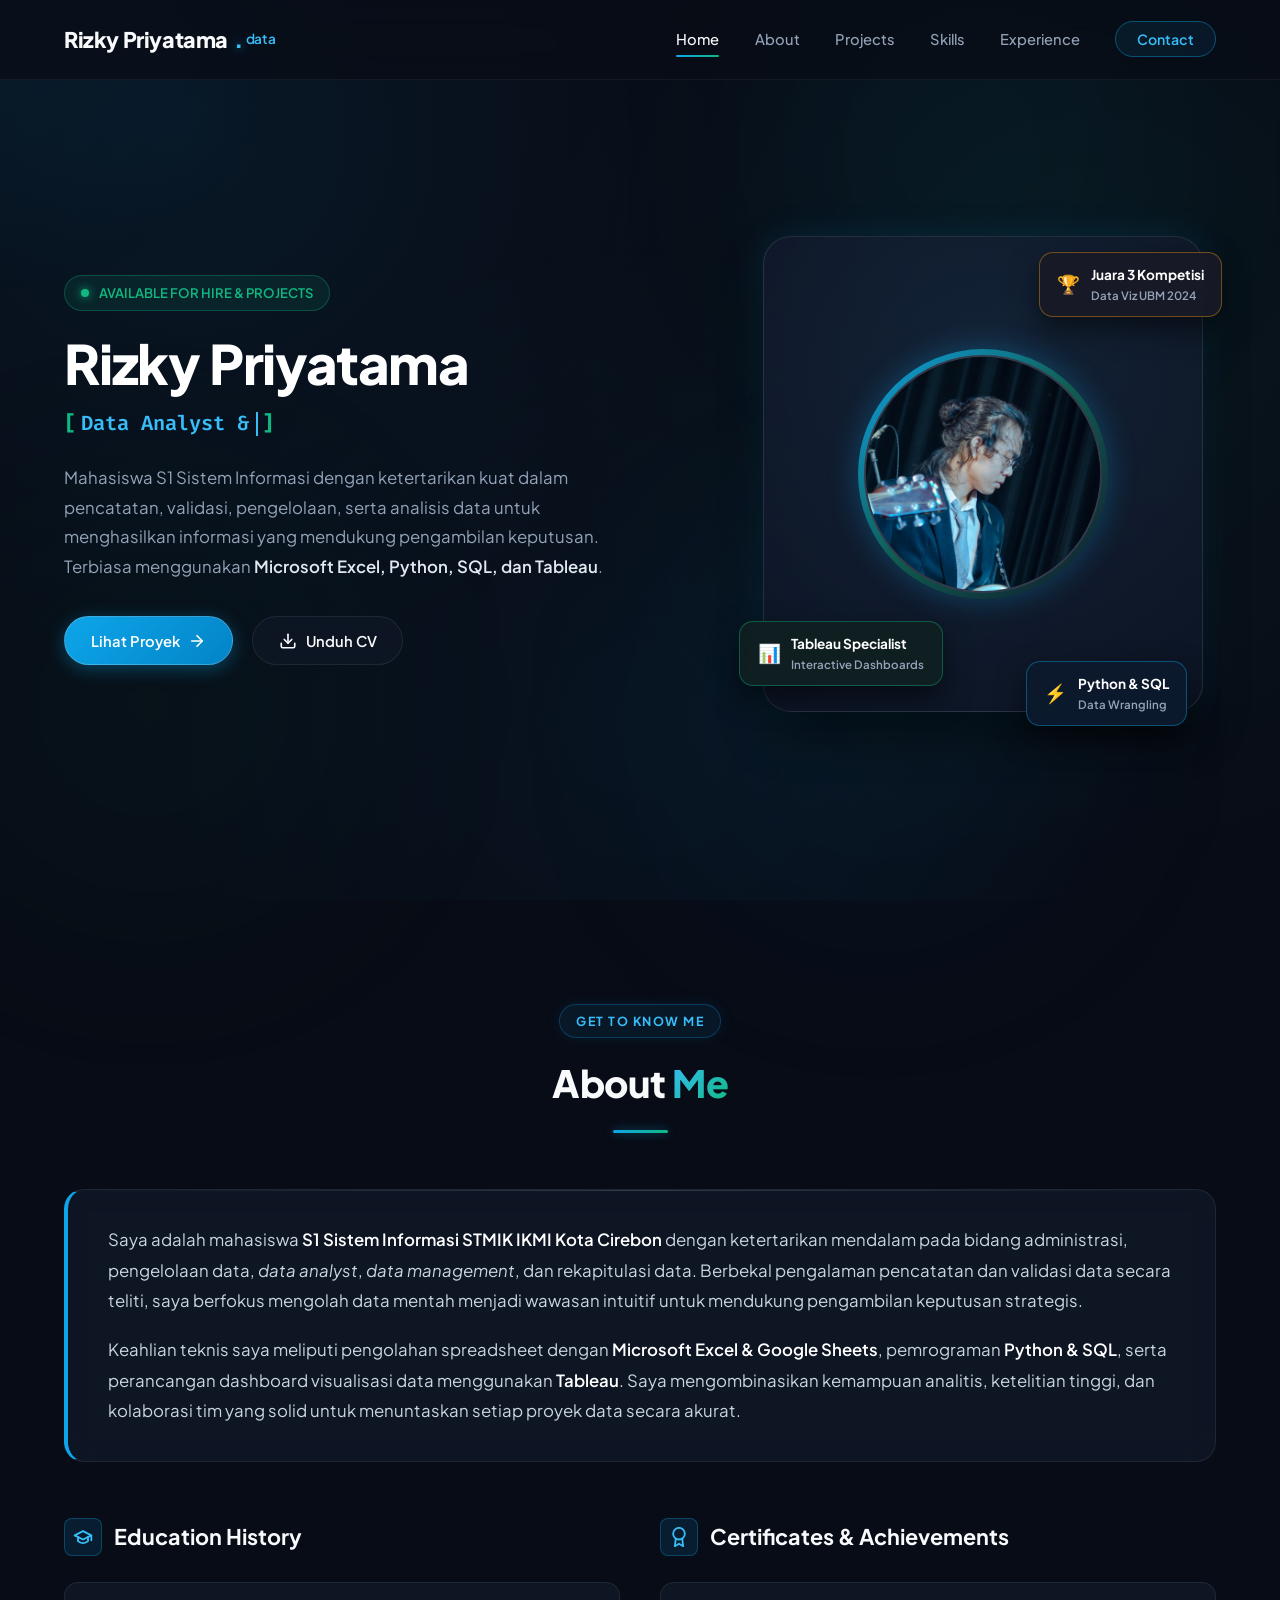
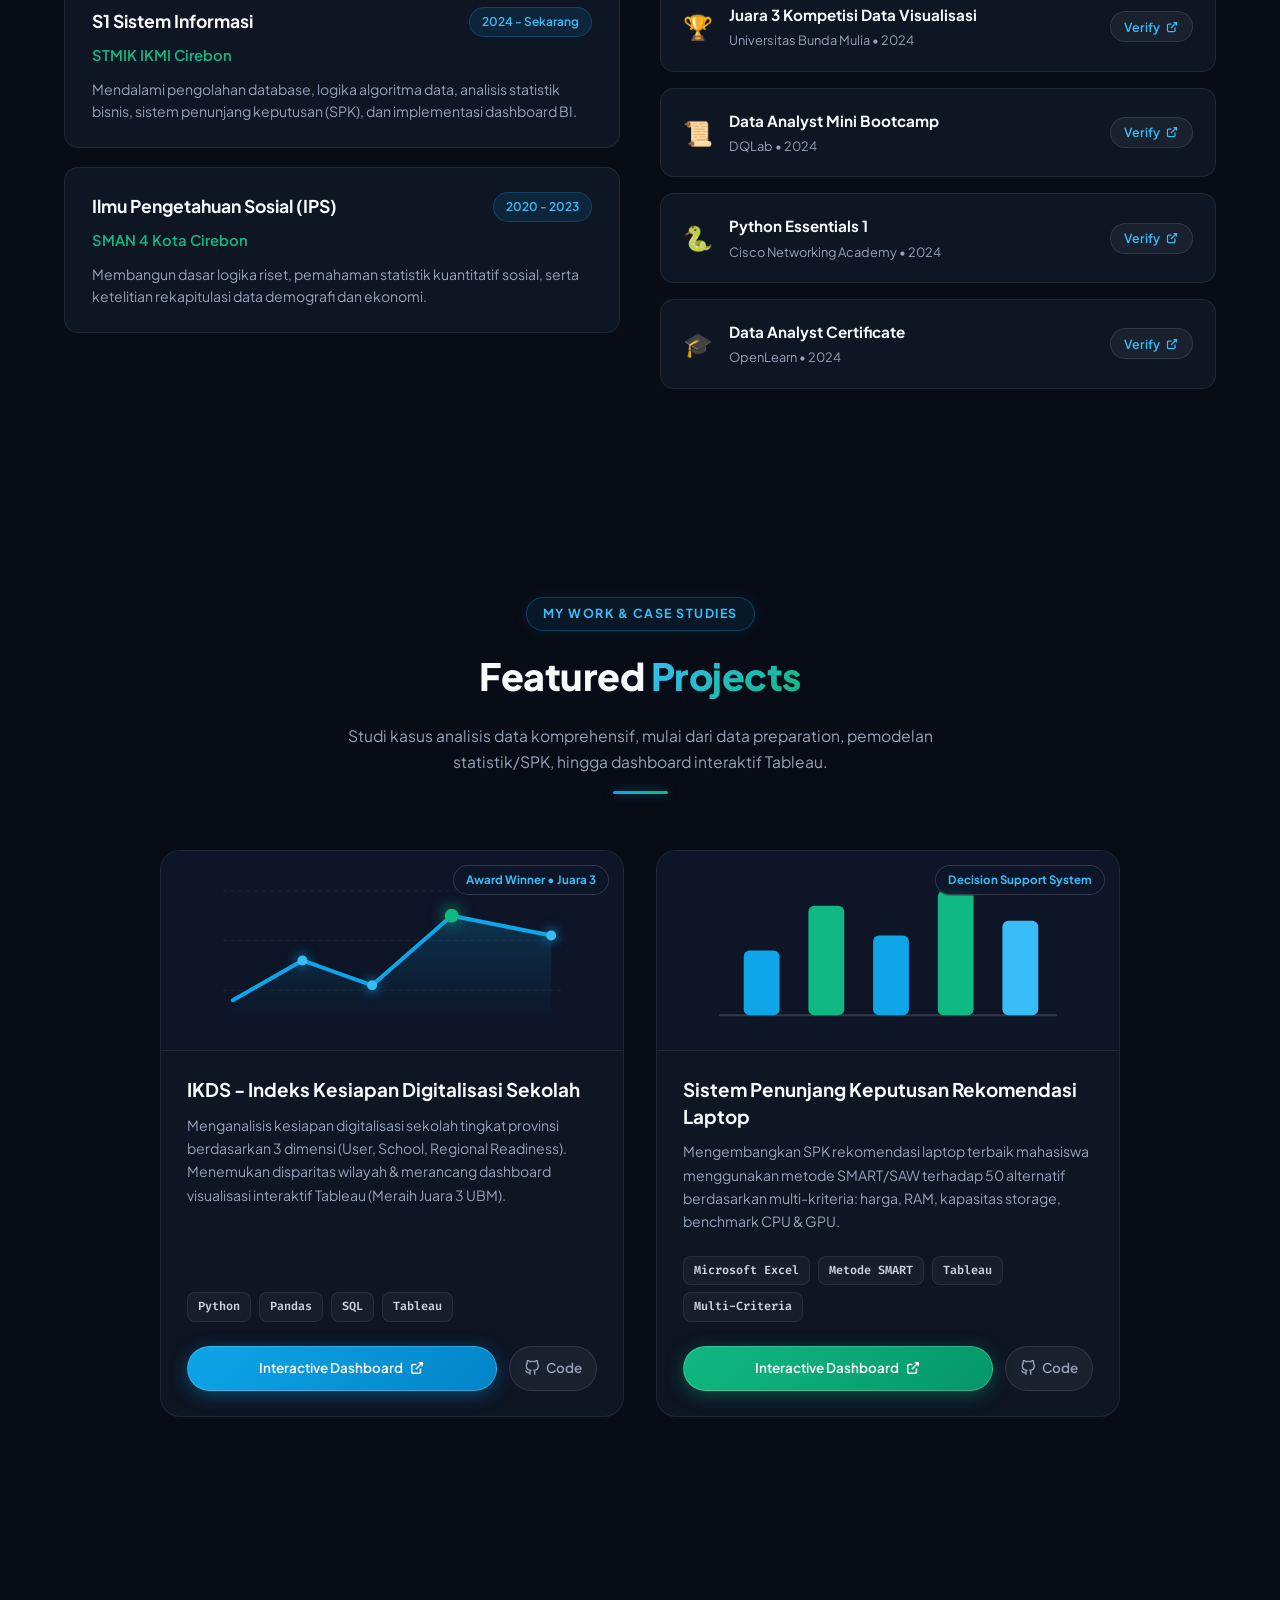
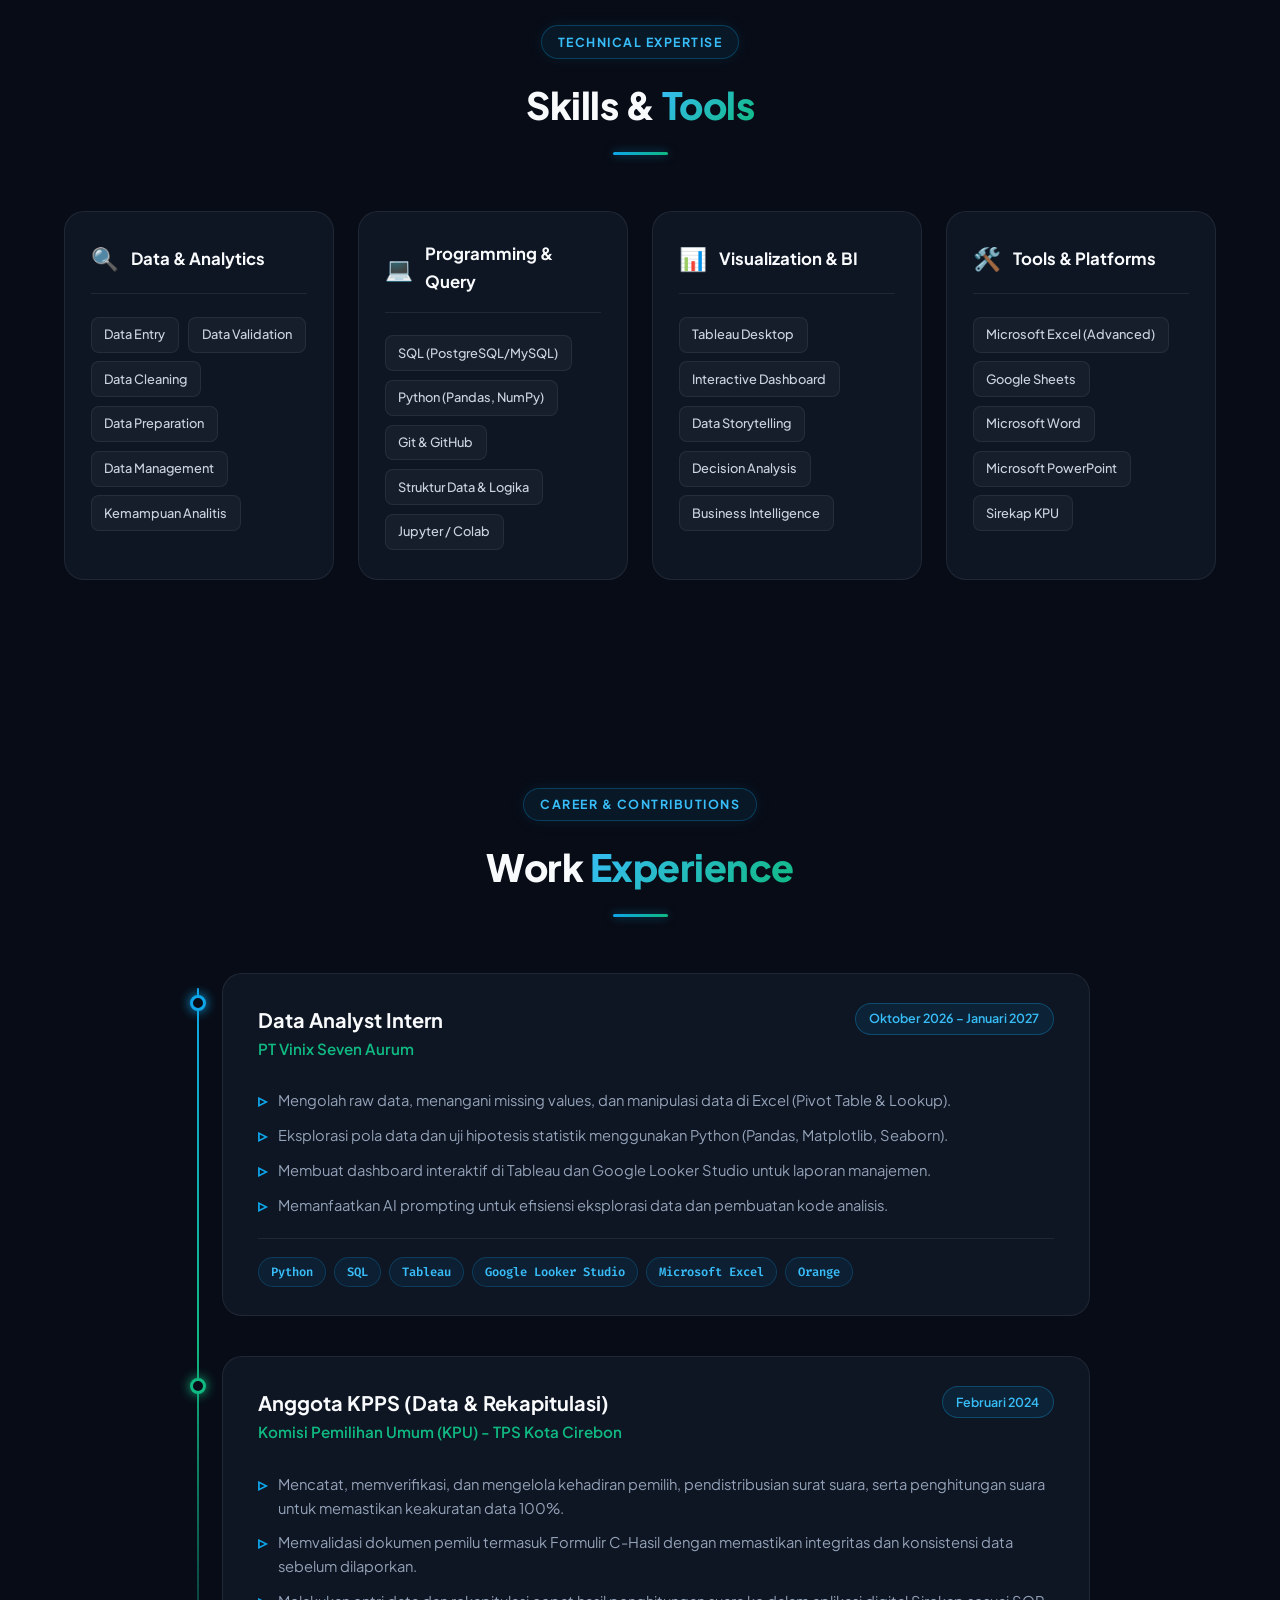
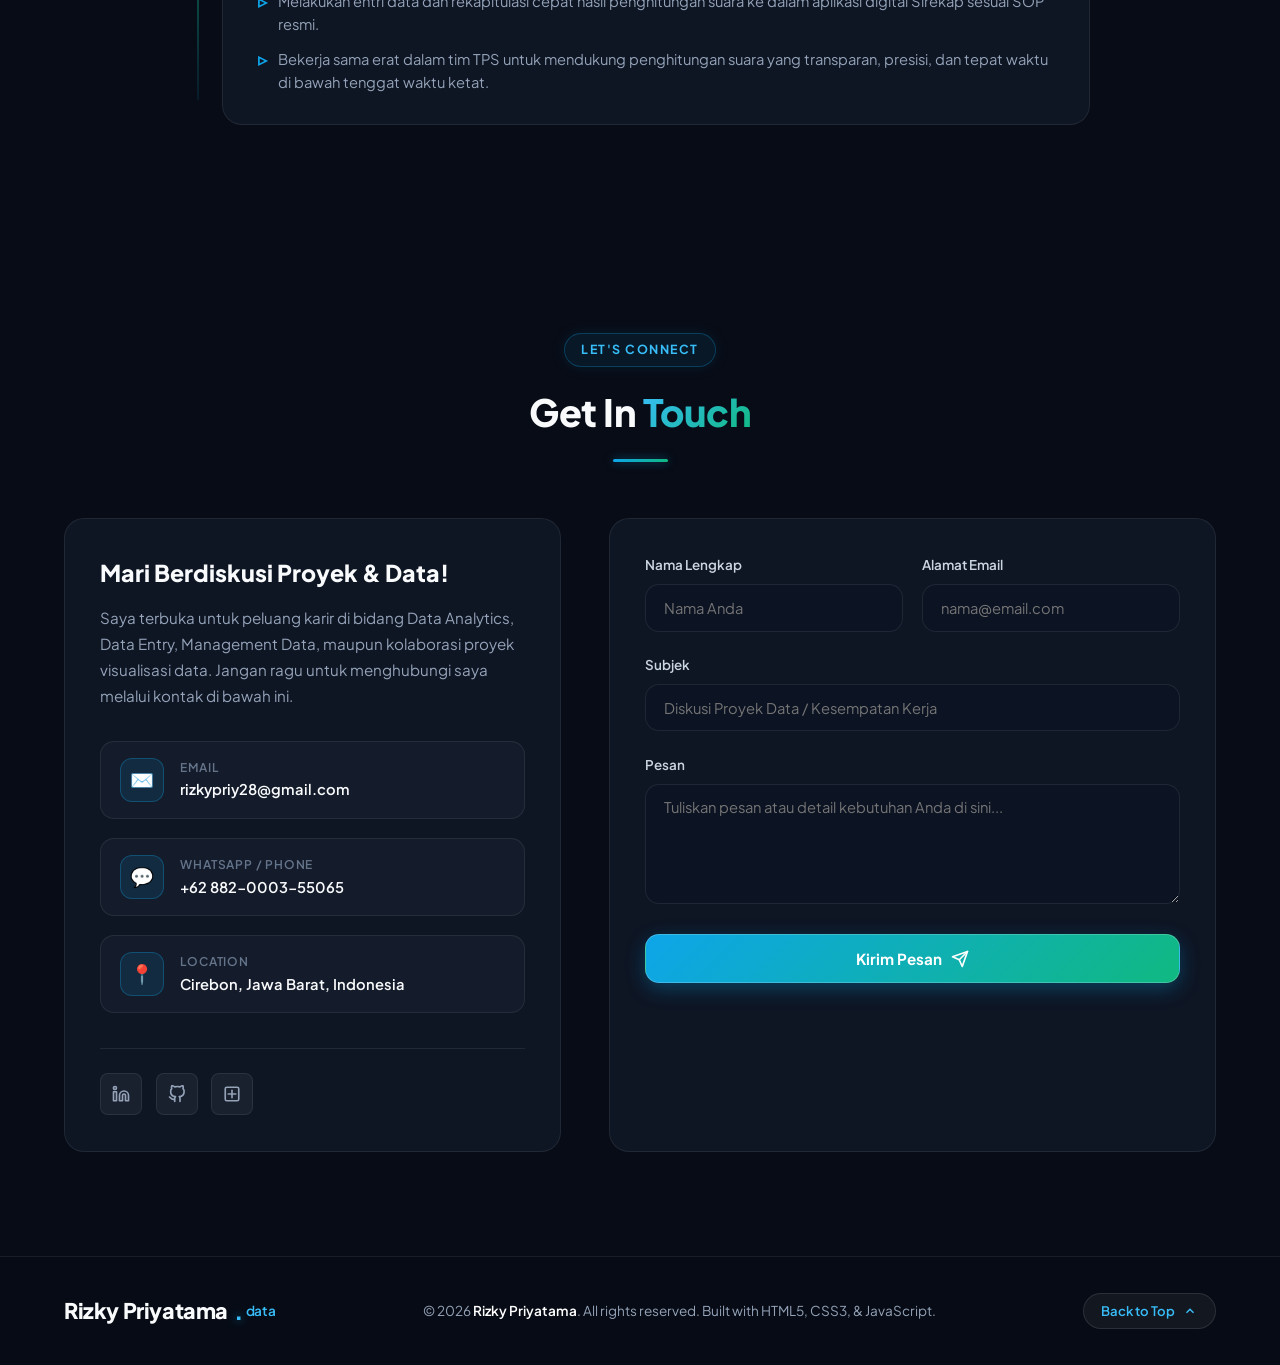
<file: source-code/index.html>
<!DOCTYPE html>
<html lang="id">
<head>
  <meta charset="UTF-8">
  <meta name="viewport" content="width=device-width, initial-scale=1.0">
  <meta name="description" content="Portofolio Data Analyst & Data Management - Rizky Priyatama. Mengolah data mentah menjadi wawasan bisnis yang tajam melalui Excel, Python, SQL, dan Tableau.">
  <meta name="author" content="Rizky Priyatama">
  <title>Rizky Priyatama | Data Analyst & Data Management</title>
  
  <!-- Favicon -->
  <link rel="icon" href="data:image/svg+xml,<svg xmlns='http://www.w3.org/2000/svg' viewBox='0 0 100 100'><text y='.9em' font-size='90'>📊</text></svg>">
  
  <!-- Google Fonts -->
  <link rel="preconnect" href="https://fonts.googleapis.com">
  <link rel="preconnect" href="https://fonts.gstatic.com" crossorigin>
  <link href="https://fonts.googleapis.com/css2?family=Plus+Jakarta+Sans:ital,wght@0,300;0,400;0,500;0,600;0,700;0,800;1,400&family=Fira+Code:wght@400;500;600&display=swap" rel="stylesheet">

    <link rel="stylesheet" href="style.css">

</head>
<body>

  <!-- Ambient Light Orbs -->
  <div class="ambient-glow ambient-glow-1"></div>
  <div class="ambient-glow ambient-glow-2"></div>
  <div class="ambient-glow ambient-glow-3"></div>

  <!-- Cursor Spotlight Effect -->
  <div id="cursor-spotlight"></div>

  <!-- ==========================================================================
       HEADER & NAVBAR
       ========================================================================== -->
  <header class="navbar-wrapper" id="navbar">
    <div class="container nav-inner">
      <a href="#home" class="brand-logo" aria-label="Rizky Priyatama Home">
        Rizky Priyatama<span class="dot">.</span><span class="tag">data</span>
      </a>

      <!-- Desktop & Mobile Navigation Links -->
      <nav>
        <ul class="nav-menu" id="nav-menu">
          <li><a href="#home" class="nav-link active">Home</a></li>
          <li><a href="#about" class="nav-link">About</a></li>
          <li><a href="#projects" class="nav-link">Projects</a></li>
          <li><a href="#skills" class="nav-link">Skills</a></li>
          <li><a href="#experience" class="nav-link">Experience</a></li>
          <li><a href="#contact" class="nav-cta-btn">Contact</a></li>
        </ul>
      </nav>

      <!-- Hamburger Menu Button -->
      <div class="mobile-toggle" id="mobile-toggle" aria-label="Toggle Menu" role="button" tabindex="0">
        <span></span>
        <span></span>
        <span></span>
      </div>
    </div>
  </header>

  <!-- ==========================================================================
       MAIN CONTENT CONTAINER
       ========================================================================== -->
  <main>

    <!-- SECTION 1: HERO SECTION -->
    <section class="hero-section" id="home">
      <div class="container hero-grid">
        
        <!-- Left Column: Bio & CTA -->
        <div class="hero-text-content">
          <div class="hero-badge">
            <span class="status-dot"></span>
            <span>AVAILABLE FOR HIRE & PROJECTS</span>
          </div>

          <h1 class="hero-title">
            <span class="name-highlight">Rizky Priyatama</span>
          </h1>

          <div class="hero-subtitle">
            <span class="bracket">[</span>
            <span id="typing-text">Data Analyst & Data Management</span>
            <span class="hero-cursor"></span>
            <span class="bracket">]</span>
          </div>

          <p class="hero-desc">
            Mahasiswa S1 Sistem Informasi dengan ketertarikan kuat dalam pencatatan, validasi, pengelolaan, serta analisis data untuk menghasilkan informasi yang mendukung pengambilan keputusan. Terbiasa menggunakan <strong>Microsoft Excel, Python, SQL, dan Tableau</strong>.
          </p>

          <div class="hero-cta-group">
            <a href="#projects" class="btn-pill btn-primary-gradient">
              <span>Lihat Proyek</span>
              <svg width="18" height="18" viewBox="0 0 24 24" fill="none" stroke="currentColor" stroke-width="2.2" stroke-linecap="round" stroke-linejoin="round"><line x1="5" y1="12" x2="19" y2="12"></line><polyline points="12 5 19 12 12 19"></polyline></svg>
            </a>
            <a href="#contact" class="btn-pill btn-outline-glass">
              <svg width="18" height="18" viewBox="0 0 24 24" fill="none" stroke="currentColor" stroke-width="2.2" stroke-linecap="round" stroke-linejoin="round"><path d="M21 15v4a2 2 0 0 1-2 2H5a2 2 0 0 1-2-2v-4"></path><polyline points="7 10 12 15 17 10"></polyline><line x1="12" y1="15" x2="12" y2="3"></line></svg>
              <span>Unduh CV</span>
            </a>
          </div>
        </div>

        <!-- Right Column: Interactive Profile Visual Frame -->
        <div class="hero-visual-wrapper">
          <div class="hero-glass-frame" id="tilt-card">
            
            <!-- Avatar Portal with Halo -->
            <div class="avatar-portal">
              <div class="avatar-portal-inner">
                <img src="assets/images/Kiki_1.jpg" alt="Foto Profil Rizky Priyatama" onerror="this.onerror=null; this.src='assets/images/Kiki.jpg';">
              </div>
            </div>

            <!-- Floating Pill 1: Award Badge -->
            <div class="floating-badge badge-top-right">
              <div class="badge-icon">🏆</div>
              <div class="badge-label-group">
                <span class="badge-title">Juara 3 Kompetisi</span>
                <span class="badge-subtitle">Data Viz UBM 2024</span>
              </div>
            </div>

            <!-- Floating Pill 2: Tableau Specialist -->
            <div class="floating-badge badge-bottom-left">
              <div class="badge-icon">📊</div>
              <div class="badge-label-group">
                <span class="badge-title">Tableau Specialist</span>
                <span class="badge-subtitle">Interactive Dashboards</span>
              </div>
            </div>

            <!-- Floating Pill 3: Tech Stack -->
            <div class="floating-badge badge-bottom-right">
              <div class="badge-icon">⚡</div>
              <div class="badge-label-group">
                <span class="badge-title">Python & SQL</span>
                <span class="badge-subtitle">Data Wrangling</span>
              </div>
            </div>

          </div>
        </div>

      </div>
    </section>


    <!-- SECTION 2: ABOUT ME SECTION -->
    <section class="about-section" id="about">
      <div class="container">
        
        <div class="section-header">
          <div class="section-pill">GET TO KNOW ME</div>
          <h2 class="section-title">About <span class="highlight">Me</span></h2>
          <div class="section-line"></div>
        </div>

        <!-- Main Narrative Card -->
        <div class="glass-card about-bio-box">
          <p>
            Saya adalah mahasiswa <strong>S1 Sistem Informasi STMIK IKMI Kota Cirebon</strong> dengan ketertarikan mendalam pada bidang administrasi, pengelolaan data, <em>data analyst</em>, <em>data management</em>, dan rekapitulasi data. Berbekal pengalaman pencatatan dan validasi data secara teliti, saya berfokus mengolah data mentah menjadi wawasan intuitif untuk mendukung pengambilan keputusan strategis.
          </p>
          <p>
            Keahlian teknis saya meliputi pengolahan spreadsheet dengan <strong>Microsoft Excel & Google Sheets</strong>, pemrograman <strong>Python & SQL</strong>, serta perancangan dashboard visualisasi data menggunakan <strong>Tableau</strong>. Saya mengombinasikan kemampuan analitis, ketelitian tinggi, dan kolaborasi tim yang solid untuk menuntaskan setiap proyek data secara akurat.
          </p>
        </div>

        <!-- Subgrid: Education & Certifications -->
        <div class="about-subgrid">
          
          <!-- Column 1: Education -->
          <div class="about-col">
            <h3 class="about-col-title">
              <div class="icon-wrap">
                <svg width="20" height="20" viewBox="0 0 24 24" fill="none" stroke="currentColor" stroke-width="2.2" stroke-linecap="round" stroke-linejoin="round"><path d="M22 10v6M2 10l10-5 10 5-10 5z"></path><path d="M6 12v5c3 3 9 3 12 0v-5"></path></svg>
              </div>
              <span>Education History</span>
            </h3>

            <div class="edu-card-list">
              <!-- Item 1 -->
              <div class="edu-item-card">
                <div class="edu-header">
                  <h4 class="edu-degree">S1 Sistem Informasi</h4>
                  <span class="edu-badge">2024 - Sekarang</span>
                </div>
                <div class="edu-institution">STMIK IKMI Cirebon</div>
                <p class="edu-desc">
                  Mendalami pengolahan database, logika algoritma data, analisis statistik bisnis, sistem penunjang keputusan (SPK), dan implementasi dashboard BI.
                </p>
              </div>

              <!-- Item 2 -->
              <div class="edu-item-card">
                <div class="edu-header">
                  <h4 class="edu-degree">Ilmu Pengetahuan Sosial (IPS)</h4>
                  <span class="edu-badge">2020 - 2023</span>
                </div>
                <div class="edu-institution">SMAN 4 Kota Cirebon</div>
                <p class="edu-desc">
                  Membangun dasar logika riset, pemahaman statistik kuantitatif sosial, serta ketelitian rekapitulasi data demografi dan ekonomi.
                </p>
              </div>
            </div>
          </div>

          <!-- Column 2: Certifications -->
          <div class="about-col">
            <h3 class="about-col-title">
              <div class="icon-wrap">
                <svg width="20" height="20" viewBox="0 0 24 24" fill="none" stroke="currentColor" stroke-width="2.2" stroke-linecap="round" stroke-linejoin="round"><circle cx="12" cy="8" r="7"></circle><polyline points="8.21 13.89 7 23 12 20 17 23 15.79 13.88"></polyline></svg>
              </div>
              <span>Certificates & Achievements</span>
            </h3>

            <div class="cert-list">
              <!-- Cert 1 -->
              <div class="cert-item">
                <div class="cert-content">
                  <div class="cert-badge-icon">🏆</div>
                  <div>
                    <h4 class="cert-title">Juara 3 Kompetisi Data Visualisasi</h4>
                    <p class="cert-issuer">Universitas Bunda Mulia • 2024</p>
                  </div>
                </div>
                <button class="cert-verify-btn" onclick="openCertModal('Juara 3 Kompetisi Data Visualisasi', 'Universitas Bunda Mulia', 'Meraih peringkat ke-3 nasional dalam kompetisi visualisasi data dengan karya IKDS (Indeks Kesiapan Digitalisasi Sekolah).')">
                  <span>Verify</span>
                  <svg width="12" height="12" viewBox="0 0 24 24" fill="none" stroke="currentColor" stroke-width="2.5"><path d="M18 13v6a2 2 0 0 1-2 2H5a2 2 0 0 1-2-2V8a2 2 0 0 1 2-2h6M15 3h6v6M10 14L21 3"/></svg>
                </button>
              </div>

              <!-- Cert 2 -->
              <div class="cert-item">
                <div class="cert-content">
                  <div class="cert-badge-icon">📜</div>
                  <div>
                    <h4 class="cert-title">Data Analyst Mini Bootcamp</h4>
                    <p class="cert-issuer">DQLab • 2024</p>
                  </div>
                </div>
                <button class="cert-verify-btn" onclick="openCertModal('Data Analyst Mini Bootcamp', 'DQLab', 'Sertifikasi kompetensi pengolahan SQL, exploratory data analysis, data cleaning, dan data visualization.')">
                  <span>Verify</span>
                  <svg width="12" height="12" viewBox="0 0 24 24" fill="none" stroke="currentColor" stroke-width="2.5"><path d="M18 13v6a2 2 0 0 1-2 2H5a2 2 0 0 1-2-2V8a2 2 0 0 1 2-2h6M15 3h6v6M10 14L21 3"/></svg>
                </button>
              </div>

              <!-- Cert 3 -->
              <div class="cert-item">
                <div class="cert-content">
                  <div class="cert-badge-icon">🐍</div>
                  <div>
                    <h4 class="cert-title">Python Essentials 1</h4>
                    <p class="cert-issuer">Cisco Networking Academy • 2024</p>
                  </div>
                </div>
                <button class="cert-verify-btn" onclick="openCertModal('Python Essentials 1', 'Cisco Networking Academy', 'Fondasi pemrograman Python, struktur data list/dictionary, algoritma dasar, dan manipulasi data.')">
                  <span>Verify</span>
                  <svg width="12" height="12" viewBox="0 0 24 24" fill="none" stroke="currentColor" stroke-width="2.5"><path d="M18 13v6a2 2 0 0 1-2 2H5a2 2 0 0 1-2-2V8a2 2 0 0 1 2-2h6M15 3h6v6M10 14L21 3"/></svg>
                </button>
              </div>

              <!-- Cert 4 -->
              <div class="cert-item">
                <div class="cert-content">
                  <div class="cert-badge-icon">🎓</div>
                  <div>
                    <h4 class="cert-title">Data Analyst Certificate</h4>
                    <p class="cert-issuer">OpenLearn • 2024</p>
                  </div>
                </div>
                <button class="cert-verify-btn" onclick="openCertModal('Data Analyst Certificate', 'OpenLearn', 'Pemahaman statistik bisnis, pengumpulan data terstruktur, dan interpretasi grafik keputusan.')">
                  <span>Verify</span>
                  <svg width="12" height="12" viewBox="0 0 24 24" fill="none" stroke="currentColor" stroke-width="2.5"><path d="M18 13v6a2 2 0 0 1-2 2H5a2 2 0 0 1-2-2V8a2 2 0 0 1 2-2h6M15 3h6v6M10 14L21 3"/></svg>
                </button>
              </div>

            </div>
          </div>

        </div>

      </div>
    </section>


    <!-- SECTION 3: FEATURED PROJECTS -->
    <section class="projects-section" id="projects">
      <div class="container">
        
        <div class="section-header">
          <div class="section-pill">MY WORK & CASE STUDIES</div>
          <h2 class="section-title">Featured <span class="highlight">Projects</span></h2>
          <p class="section-desc">
            Studi kasus analisis data komprehensif, mulai dari data preparation, pemodelan statistik/SPK, hingga dashboard interaktif Tableau.
          </p>
          <div class="section-line"></div>
        </div>

        <div class="projects-grid">
          
          <!-- PROJECT CARD 1: IKDS -->
          <div class="project-card">
            <div class="project-visual-header">
              <span class="project-badge-tag">Award Winner • Juara 3</span>
              
              <!-- Interactive Line Chart SVG -->
              <svg class="project-visual-svg" viewBox="0 0 400 200" fill="none" xmlns="http://www.w3.org/2000/svg">
                <!-- Grid Lines -->
                <line x1="30" y1="40" x2="370" y2="40" stroke="rgba(255,255,255,0.06)" stroke-width="1" stroke-dasharray="4 4"/>
                <line x1="30" y1="90" x2="370" y2="90" stroke="rgba(255,255,255,0.06)" stroke-width="1" stroke-dasharray="4 4"/>
                <line x1="30" y1="140" x2="370" y2="140" stroke="rgba(255,255,255,0.06)" stroke-width="1" stroke-dasharray="4 4"/>
                
                <!-- Area Fill -->
                <path d="M40 150 L110 110 L180 135 L260 65 L360 85 V170 H40 Z" fill="url(#blue-gradient-area)" opacity="0.25"/>
                
                <!-- Line -->
                <path class="line-chart-path" d="M40 150 L110 110 L180 135 L260 65 L360 85" stroke="#0ea5e9" stroke-width="4" stroke-linecap="round" stroke-linejoin="round"/>
                
                <!-- Dots with glow -->
                <circle cx="110" cy="110" r="5" fill="#38bdf8" filter="drop-shadow(0 0 6px #0ea5e9)"/>
                <circle cx="180" cy="135" r="5" fill="#38bdf8" filter="drop-shadow(0 0 6px #0ea5e9)"/>
                <circle cx="260" cy="65" r="7" fill="#10b981" filter="drop-shadow(0 0 8px #10b981)"/>
                <circle cx="360" cy="85" r="5" fill="#38bdf8" filter="drop-shadow(0 0 6px #0ea5e9)"/>

                <defs>
                  <linearGradient id="blue-gradient-area" x1="0" y1="65" x2="0" y2="170" gradientUnits="userSpaceOnUse">
                    <stop stop-color="#0ea5e9" stop-opacity="0.8"/>
                    <stop offset="1" stop-color="#0ea5e9" stop-opacity="0"/>
                  </linearGradient>
                </defs>
              </svg>
            </div>

            <div class="project-body">
              <h3 class="project-title">IKDS - Indeks Kesiapan Digitalisasi Sekolah</h3>
              <p class="project-desc">
                Menganalisis kesiapan digitalisasi sekolah tingkat provinsi berdasarkan 3 dimensi (User, School, Regional Readiness). Menemukan disparitas wilayah & merancang dashboard visualisasi interaktif Tableau (Meraih Juara 3 UBM).
              </p>

              <div class="tech-stack-row">
                <span class="tech-pill">Python</span>
                <span class="tech-pill">Pandas</span>
                <span class="tech-pill">SQL</span>
                <span class="tech-pill">Tableau</span>
              </div>

              <div class="project-actions">
                <a href="https://public.tableau.com/views/IKDSINDONESIA1/DashboarIKDS1?:language=en-US&sid=&redirect=auth&:display%20count=n&:origin=viz%20share%20link" target="_blank" rel="noopener noreferrer" class="btn-action-primary btn-primary-gradient">
                  <span>Interactive Dashboard</span>
                  <svg width="14" height="14" viewBox="0 0 24 24" fill="none" stroke="currentColor" stroke-width="2.5"><path d="M18 13v6a2 2 0 0 1-2 2H5a2 2 0 0 1-2-2V8a2 2 0 0 1 2-2h6M15 3h6v6M10 14L21 3"/></svg>
                </a>
                <a href="https://github.com/Rizkypriy" target="_blank" rel="noopener noreferrer" class="btn-action-secondary" title="View Source on GitHub">
                  <svg width="16" height="16" viewBox="0 0 24 24" fill="none" stroke="currentColor" stroke-width="2"><path d="M9 19c-5 1.5-5-2.5-7-3m14 6v-3.87a3.37 3.37 0 0 0-.94-2.61c3.14-.35 6.44-1.54 6.44-7A5.44 5.44 0 0 0 20 4.77 5.07 5.07 0 0 0 19.91 1S18.73.65 16 2.48a13.38 13.38 0 0 0-7 0C6.27.65 5.09 1 5.09 1A5.07 5.07 0 0 0 5 4.77a5.44 5.44 0 0 0-1.5 3.78c0 5.42 3.3 6.61 6.44 7A3.37 3.37 0 0 0 9 18.13V22"/></svg>
                  <span>Code</span>
                </a>
              </div>
            </div>
          </div>

          <!-- PROJECT CARD 2: REKOMENDASI LAPTOP -->
          <div class="project-card">
            <div class="project-visual-header">
              <span class="project-badge-tag">Decision Support System</span>
              
              <!-- Interactive Bar Chart SVG -->
              <svg class="project-visual-svg" viewBox="0 0 400 200" fill="none" xmlns="http://www.w3.org/2000/svg">
                <!-- Baseline -->
                <line x1="30" y1="165" x2="370" y2="165" stroke="rgba(255,255,255,0.15)" stroke-width="2"/>
                
                <!-- Animated Bars -->
                <g class="bar-anim-1">
                  <rect x="55" y="100" width="36" height="65" rx="6" fill="#0ea5e9"/>
                </g>
                <g class="bar-anim-2">
                  <rect x="120" y="55" width="36" height="110" rx="6" fill="#10b981"/>
                </g>
                <g class="bar-anim-3">
                  <rect x="185" y="85" width="36" height="80" rx="6" fill="#0ea5e9"/>
                </g>
                <g class="bar-anim-1">
                  <rect x="250" y="40" width="36" height="125" rx="6" fill="#10b981"/>
                </g>
                <g class="bar-anim-2">
                  <rect x="315" y="70" width="36" height="95" rx="6" fill="#38bdf8"/>
                </g>
              </svg>
            </div>

            <div class="project-body">
              <h3 class="project-title">Sistem Penunjang Keputusan Rekomendasi Laptop</h3>
              <p class="project-desc">
                Mengembangkan SPK rekomendasi laptop terbaik mahasiswa menggunakan metode SMART/SAW terhadap 50 alternatif berdasarkan multi-kriteria: harga, RAM, kapasitas storage, benchmark CPU & GPU.
              </p>

              <div class="tech-stack-row">
                <span class="tech-pill">Microsoft Excel</span>
                <span class="tech-pill">Metode SMART</span>
                <span class="tech-pill">Tableau</span>
                <span class="tech-pill">Multi-Criteria</span>
              </div>

              <div class="project-actions">
                <a href="https://public.tableau.com/views/Dashboard_Rekomendasi_Laptop/Dashboard_Rekomendasi_Laptop?:language=en-US&:sid=&:redirect=auth&:display_count=n&:origin=viz_share_link" target="_blank" rel="noopener noreferrer" class="btn-action-primary btn-emerald-gradient">
                  <span>Interactive Dashboard</span>
                  <svg width="14" height="14" viewBox="0 0 24 24" fill="none" stroke="currentColor" stroke-width="2.5"><path d="M18 13v6a2 2 0 0 1-2 2H5a2 2 0 0 1-2-2V8a2 2 0 0 1 2-2h6M15 3h6v6M10 14L21 3"/></svg>
                </a>
                <a href="https://github.com/Rizkypriy" target="_blank" rel="noopener noreferrer" class="btn-action-secondary" title="View Source on GitHub">
                  <svg width="16" height="16" viewBox="0 0 24 24" fill="none" stroke="currentColor" stroke-width="2"><path d="M9 19c-5 1.5-5-2.5-7-3m14 6v-3.87a3.37 3.37 0 0 0-.94-2.61c3.14-.35 6.44-1.54 6.44-7A5.44 5.44 0 0 0 20 4.77 5.07 5.07 0 0 0 19.91 1S18.73.65 16 2.48a13.38 13.38 0 0 0-7 0C6.27.65 5.09 1 5.09 1A5.07 5.07 0 0 0 5 4.77a5.44 5.44 0 0 0-1.5 3.78c0 5.42 3.3 6.61 6.44 7A3.37 3.37 0 0 0 9 18.13V22"/></svg>
                  <span>Code</span>
                </a>
              </div>
            </div>
          </div>
        </div>

      </div>
    </section>


    <!-- SECTION 4: SKILLS & TOOLS -->
    <section class="skills-section" id="skills">
      <div class="container">
        
        <div class="section-header">
          <div class="section-pill">TECHNICAL EXPERTISE</div>
          <h2 class="section-title">Skills & <span class="highlight">Tools</span></h2>
          <div class="section-line"></div>
        </div>

        <div class="skills-grid">
          
          <!-- Category 1 -->
          <div class="skill-card">
            <div class="skill-card-header">
              <span class="skill-card-icon">🔍</span>
              <h3 class="skill-card-title">Data & Analytics</h3>
            </div>
            <div class="skill-chips-list">
              <span class="skill-chip">Data Entry</span>
              <span class="skill-chip">Data Validation</span>
              <span class="skill-chip">Data Cleaning</span>
              <span class="skill-chip">Data Preparation</span>
              <span class="skill-chip">Data Management</span>
              <span class="skill-chip">Kemampuan Analitis</span>
            </div>
          </div>

          <!-- Category 2 -->
          <div class="skill-card">
            <div class="skill-card-header">
              <span class="skill-card-icon">💻</span>
              <h3 class="skill-card-title">Programming & Query</h3>
            </div>
            <div class="skill-chips-list">
              <span class="skill-chip">SQL (PostgreSQL/MySQL)</span>
              <span class="skill-chip">Python (Pandas, NumPy)</span>
              <span class="skill-chip">Git & GitHub</span>
              <span class="skill-chip">Struktur Data & Logika</span>
              <span class="skill-chip">Jupyter / Colab</span>
            </div>
          </div>

          <!-- Category 3 -->
          <div class="skill-card">
            <div class="skill-card-header">
              <span class="skill-card-icon">📊</span>
              <h3 class="skill-card-title">Visualization & BI</h3>
            </div>
            <div class="skill-chips-list">
              <span class="skill-chip">Tableau Desktop</span>
              <span class="skill-chip">Interactive Dashboard</span>
              <span class="skill-chip">Data Storytelling</span>
              <span class="skill-chip">Decision Analysis</span>
              <span class="skill-chip">Business Intelligence</span>
            </div>
          </div>

          <!-- Category 4 -->
          <div class="skill-card">
            <div class="skill-card-header">
              <span class="skill-card-icon">🛠️</span>
              <h3 class="skill-card-title">Tools & Platforms</h3>
            </div>
            <div class="skill-chips-list">
              <span class="skill-chip">Microsoft Excel (Advanced)</span>
              <span class="skill-chip">Google Sheets</span>
              <span class="skill-chip">Microsoft Word</span>
              <span class="skill-chip">Microsoft PowerPoint</span>
              <span class="skill-chip">Sirekap KPU</span>
            </div>
          </div>

        </div>

      </div>
    </section>


    <!-- SECTION 5: WORK EXPERIENCE -->
    <section class="experience-section" id="experience">
      <div class="container">
        
        <div class="section-header">
          <div class="section-pill">CAREER & CONTRIBUTIONS</div>
          <h2 class="section-title">Work <span class="highlight">Experience</span></h2>
          <div class="section-line"></div>
        </div>

        <div class="timeline-container">
          
          <!-- Experience Item 1: Data Analyst Intern -->
          <div class="timeline-node">
            <div class="timeline-dot"></div>
            <div class="timeline-box">
              <div class="timeline-box-header">
                <div>
                  <h3 class="timeline-role">Data Analyst Intern</h3>
                  <div class="timeline-company">PT Vinix Seven Aurum</div>
                </div>
                <span class="timeline-date-badge">Oktober 2026 – Januari 2027</span>
              </div>
              <ul class="timeline-bullets">
                <li>Mengolah raw data, menangani missing values, dan manipulasi data di Excel (Pivot Table & Lookup).</li>
                <li>Eksplorasi pola data dan uji hipotesis statistik menggunakan Python (Pandas, Matplotlib, Seaborn).</li>
                <li>Membuat dashboard interaktif di Tableau dan Google Looker Studio untuk laporan manajemen.</li>
                <li>Memanfaatkan AI prompting untuk efisiensi eksplorasi data dan pembuatan kode analisis.</li>
              </ul>

              <div class="timeline-tech-stack">
                <span class="timeline-tech-pill">Python</span>
                <span class="timeline-tech-pill">SQL</span>
                <span class="timeline-tech-pill">Tableau</span>
                <span class="timeline-tech-pill">Google Looker Studio</span>
                <span class="timeline-tech-pill">Microsoft Excel</span>
                <span class="timeline-tech-pill">Orange</span>
              </div>
            </div>
          </div>

          <!-- Experience Item 2: KPPS -->
          <div class="timeline-node">
            <div class="timeline-dot"></div>
            <div class="timeline-box">
              <div class="timeline-box-header">
                <div>
                  <h3 class="timeline-role">Anggota KPPS (Data & Rekapitulasi)</h3>
                  <div class="timeline-company">Komisi Pemilihan Umum (KPU) - TPS Kota Cirebon</div>
                </div>
                <span class="timeline-date-badge">Februari 2024</span>
              </div>
              <ul class="timeline-bullets">
                <li>Mencatat, memverifikasi, dan mengelola kehadiran pemilih, pendistribusian surat suara, serta penghitungan suara untuk memastikan keakuratan data 100%.</li>
                <li>Memvalidasi dokumen pemilu termasuk Formulir C-Hasil dengan memastikan integritas dan konsistensi data sebelum dilaporkan.</li>
                <li>Melakukan entri data dan rekapitulasi cepat hasil penghitungan suara ke dalam aplikasi digital Sirekap sesuai SOP resmi.</li>
                <li>Bekerja sama erat dalam tim TPS untuk mendukung penghitungan suara yang transparan, presisi, dan tepat waktu di bawah tenggat waktu ketat.</li>
              </ul>
            </div>
          </div>

        </div>

      </div>
    </section>


    <!-- SECTION 6: GET IN TOUCH / CONTACT -->
    <section class="contact-section" id="contact">
      <div class="container">
        
        <div class="section-header">
          <div class="section-pill">LET'S CONNECT</div>
          <h2 class="section-title">Get In <span class="highlight">Touch</span></h2>
          <div class="section-line"></div>
        </div>

        <div class="contact-grid">
          
          <!-- Column 1: Info & Details -->
          <div class="contact-info-panel">
            <div>
              <h3 class="contact-panel-title">Mari Berdiskusi Proyek & Data!</h3>
              <p class="contact-panel-desc">
                Saya terbuka untuk peluang karir di bidang Data Analytics, Data Entry, Management Data, maupun kolaborasi proyek visualisasi data. Jangan ragu untuk menghubungi saya melalui kontak di bawah ini.
              </p>

              <div class="contact-methods">
                
                <!-- Email -->
                <a href="mailto:rizkypriy28@gmail.com" class="contact-method-card">
                  <div class="contact-icon-box">✉️</div>
                  <div class="contact-text-group">
                    <span class="contact-label">Email</span>
                    <span class="contact-val">rizkypriy28@gmail.com</span>
                  </div>
                </a>

                <!-- WhatsApp -->
                <a href="https://wa.me/62882000355065" target="_blank" rel="noopener noreferrer" class="contact-method-card">
                  <div class="contact-icon-box">💬</div>
                  <div class="contact-text-group">
                    <span class="contact-label">WhatsApp / Phone</span>
                    <span class="contact-val">+62 882-0003-55065</span>
                  </div>
                </a>

                <!-- Location -->
                <div class="contact-method-card">
                  <div class="contact-icon-box">📍</div>
                  <div class="contact-text-group">
                    <span class="contact-label">Location</span>
                    <span class="contact-val">Cirebon, Jawa Barat, Indonesia</span>
                  </div>
                </div>

              </div>
            </div>

            <!-- Social Links -->
            <div class="social-links-bar">
              <a href="https://www.linkedin.com/in/rizky-priyatama/" target="_blank" rel="noopener noreferrer" class="social-link-btn" title="LinkedIn Profile">
                <svg width="18" height="18" viewBox="0 0 24 24" fill="none" stroke="currentColor" stroke-width="2.2" stroke-linecap="round" stroke-linejoin="round"><path d="M16 8a6 6 0 0 1 6 6v7h-4v-7a2 2 0 0 0-2-2 2 2 0 0 0-2 2v7h-4v-7a6 6 0 0 1 6-6z"></path><rect x="2" y="9" width="4" height="12"></rect><circle cx="4" cy="4" r="2"></circle></svg>
              </a>
              <a href="https://github.com/Rizkypriy" target="_blank" rel="noopener noreferrer" class="social-link-btn" title="GitHub Profile">
                <svg width="18" height="18" viewBox="0 0 24 24" fill="none" stroke="currentColor" stroke-width="2.2" stroke-linecap="round" stroke-linejoin="round"><path d="M9 19c-5 1.5-5-2.5-7-3m14 6v-3.87a3.37 3.37 0 0 0-.94-2.61c3.14-.35 6.44-1.54 6.44-7A5.44 5.44 0 0 0 20 4.77 5.07 5.07 0 0 0 19.91 1S18.73.65 16 2.48a13.38 13.38 0 0 0-7 0C6.27.65 5.09 1 5.09 1A5.07 5.07 0 0 0 5 4.77a5.44 5.44 0 0 0-1.5 3.78c0 5.42 3.3 6.61 6.44 7A3.37 3.37 0 0 0 9 18.13V22"></path></svg>
              </a>
              <a href="https://public.tableau.com/app/profile/rizky.priyatama.putra.sugito/vizzes" target="_blank" rel="noopener noreferrer" class="social-link-btn" title="Tableau Public Profile">
                <svg width="18" height="18" viewBox="0 0 24 24" fill="none" stroke="currentColor" stroke-width="2.2" stroke-linecap="round" stroke-linejoin="round"><rect x="3" y="3" width="18" height="18" rx="2"></rect><path d="M7 12h10M12 7v10"></path></svg>
              </a>
            </div>

          </div>

          <!-- Column 2: Interactive Contact Form -->
          <div class="contact-form-card">
            <form id="portfolio-contact-form">
              
              <div class="form-row-2col">
                <div class="form-group">
                  <label for="contact-name" class="form-label">Nama Lengkap</label>
                  <input type="text" id="contact-name" class="form-control" placeholder="Nama Anda" required>
                </div>
                <div class="form-group">
                  <label for="contact-email" class="form-label">Alamat Email</label>
                  <input type="email" id="contact-email" class="form-control" placeholder="nama@email.com" required>
                </div>
              </div>

              <div class="form-group">
                <label for="contact-subject" class="form-label">Subjek</label>
                <input type="text" id="contact-subject" class="form-control" placeholder="Diskusi Proyek Data / Kesempatan Kerja" required>
              </div>

              <div class="form-group">
                <label for="contact-message" class="form-label">Pesan</label>
                <textarea id="contact-message" class="form-control" rows="4" placeholder="Tuliskan pesan atau detail kebutuhan Anda di sini..." required></textarea>
              </div>

              <button type="submit" class="btn-submit-form" id="submit-btn">
                <span>Kirim Pesan</span>
                <svg width="18" height="18" viewBox="0 0 24 24" fill="none" stroke="currentColor" stroke-width="2.2" stroke-linecap="round" stroke-linejoin="round"><line x1="22" y1="2" x2="11" y2="13"></line><polygon points="22 2 15 22 11 13 2 9 22 2"></polygon></svg>
              </button>

              <div class="form-toast" id="form-toast-alert"></div>
            </form>
          </div>

        </div>

      </div>
    </section>

  </main>


  <!-- ==========================================================================
       FOOTER
       ========================================================================== -->
  <footer class="site-footer">
    <div class="container footer-inner">
      <div class="brand-logo">
        Rizky Priyatama<span class="dot">.</span><span class="tag">data</span>
      </div>

      <div class="footer-copy">
        © 2026 <span class="author">Rizky Priyatama</span>. All rights reserved. Built with HTML5, CSS3, & JavaScript.
      </div>

      <button class="back-to-top-btn" id="btn-back-to-top" aria-label="Scroll back to top">
        <span>Back to Top</span>
        <svg width="14" height="14" viewBox="0 0 24 24" fill="none" stroke="currentColor" stroke-width="2.5"><polyline points="18 15 12 9 6 15"/></svg>
      </button>
    </div>
  </footer>


  <!-- ==========================================================================
       CERTIFICATE VERIFY MODAL
       ========================================================================== -->
  <div class="modal-overlay" id="cert-modal">
    <div class="modal-card">
      <button class="modal-close-btn" onclick="closeCertModal()" aria-label="Close modal">&times;</button>
      <div class="modal-icon" id="modal-icon">🏆</div>
      <h3 class="modal-title" id="modal-title">Certificate Title</h3>
      <div class="modal-subtitle" id="modal-issuer">Issued by Organization</div>
      <p class="modal-desc" id="modal-desc">Certificate description details.</p>
      
      <div style="display: flex; gap: 0.8rem; justify-content: flex-end;">
        <button class="btn-pill btn-primary-gradient" onclick="closeCertModal()">Tutup</button>
      </div>
    </div>
  </div>


  <!-- ==========================================================================
       JAVASCRIPT LOGIC & ANIMATIONS
       ========================================================================== -->
    <script src="script.js"></script>

</body>
</html>
</file>
<file: source-code/style.css>
/* ==========================================================================
       CSS VARIABLES & THEME TOKENS
       ========================================================================== */
    :root {
      --bg-main: #080c16;
      --bg-card: rgba(16, 24, 40, 0.75);
      --bg-card-hover: rgba(22, 34, 58, 0.85);
      --border-subtle: rgba(255, 255, 255, 0.08);
      --border-glow: rgba(14, 165, 233, 0.35);
      
      --cyan-primary: #0ea5e9;
      --cyan-bright: #38bdf8;
      
      --emerald-accent: #10b981;
      
      --text-white: #f8fafc;
      --text-secondary: #94a3b8;
      --text-muted: #64748b;
      
      --font-main: 'Plus Jakarta Sans', -apple-system, BlinkMacSystemFont, 'Segoe UI', Roboto, sans-serif;
      --font-mono: 'Fira Code', monospace;
      
      --navbar-height: 80px;
      --container-width: 1180px;
      --radius-sm: 8px;
      --radius-md: 14px;
      --radius-lg: 20px;
      --radius-full: 9999px;
      
      --transition-smooth: all 0.3s cubic-bezier(0.16, 1, 0.3, 1);
    }

    /* ==========================================================================
       RESET & BASE STYLES
       ========================================================================== */
    *, *::before, *::after {
      box-sizing: border-box;
      margin: 0;
      padding: 0;
    }

    html {
      scroll-behavior: smooth;
      font-size: 16px;
      scroll-padding-top: 90px;
    }

    body {
      font-family: var(--font-main);
      background-color: var(--bg-main);
      color: var(--text-white);
      line-height: 1.65;
      overflow-x: hidden;
      min-height: 100vh;
      position: relative;
      background-image: 
        radial-gradient(circle at 15% 15%, rgba(14, 165, 233, 0.08) 0%, transparent 40%),
        radial-gradient(circle at 85% 35%, rgba(16, 185, 129, 0.06) 0%, transparent 45%),
        radial-gradient(circle at 50% 80%, rgba(14, 165, 233, 0.05) 0%, transparent 50%);
      background-attachment: fixed;
    }

    /* Ambient Background Animated Blobs */
    .ambient-glow {
      position: fixed;
      border-radius: 50%;
      filter: blur(120px);
      pointer-events: none;
      z-index: 0;
      opacity: 0.6;
      animation: pulseGlow 12s infinite alternate ease-in-out;
    }

    .ambient-glow-1 {
      top: -100px;
      right: 5%;
      width: 500px;
      height: 500px;
      background: radial-gradient(circle, rgba(14, 165, 233, 0.18), transparent 70%);
    }

    .ambient-glow-2 {
      top: 45%;
      left: -150px;
      width: 600px;
      height: 600px;
      background: radial-gradient(circle, rgba(16, 185, 129, 0.12), transparent 70%);
      animation-delay: -6s;
    }

    .ambient-glow-3 {
      bottom: -100px;
      right: 10%;
      width: 550px;
      height: 550px;
      background: radial-gradient(circle, rgba(14, 165, 233, 0.15), transparent 70%);
      animation-delay: -3s;
    }

    @keyframes pulseGlow {
      0% { transform: scale(1) translate(0, 0); opacity: 0.4; }
      50% { transform: scale(1.15) translate(20px, 30px); opacity: 0.7; }
      100% { transform: scale(0.95) translate(-20px, -20px); opacity: 0.4; }
    }

    /* Spotlight effect following cursor */
    #cursor-spotlight {
      position: fixed;
      top: 0;
      left: 0;
      width: 600px;
      height: 600px;
      border-radius: 50%;
      background: radial-gradient(circle, rgba(14, 165, 233, 0.06) 0%, transparent 70%);
      pointer-events: none;
      transform: translate(-50%, -50%);
      z-index: 1;
      transition: opacity 0.3s ease;
    }

    .container {
      width: 90%;
      max-width: var(--container-width);
      margin: 0 auto;
      position: relative;
      z-index: 2;
    }

    a {
      color: inherit;
      text-decoration: none;
      transition: var(--transition-smooth);
    }

    img {
      max-width: 100%;
      display: block;
    }

    ul {
      list-style: none;
    }

    button {
      font-family: inherit;
      cursor: pointer;
      border: none;
      outline: none;
      background: none;
    }

    /* Section Headers */
    .section-header {
      text-align: center;
      margin-bottom: 3.5rem;
      position: relative;
    }

    .section-pill {
      display: inline-flex;
      align-items: center;
      gap: 0.5rem;
      padding: 0.35rem 1rem;
      font-size: 0.78rem;
      font-weight: 700;
      letter-spacing: 1.5px;
      text-transform: uppercase;
      color: var(--cyan-bright);
      background: rgba(14, 165, 233, 0.08);
      border: 1px solid rgba(14, 165, 233, 0.28);
      border-radius: var(--radius-full);
      margin-bottom: 0.9rem;
      box-shadow: 0 0 15px rgba(14, 165, 233, 0.1);
    }

    .section-title {
      font-size: 2.35rem;
      font-weight: 800;
      letter-spacing: -0.5px;
      color: var(--text-white);
    }

    .section-title .highlight {
      background: linear-gradient(135deg, #38bdf8 0%, #10b981 100%);
      -webkit-background-clip: text;
      -webkit-text-fill-color: transparent;
    }

    .section-line {
      width: 55px;
      height: 3px;
      background: linear-gradient(90deg, var(--cyan-primary), var(--emerald-accent));
      margin: 1rem auto 0;
      border-radius: 2px;
      box-shadow: 0 0 10px rgba(14, 165, 233, 0.5);
    }

    .section-desc {
      max-width: 680px;
      margin: 1rem auto 0;
      color: var(--text-secondary);
      font-size: 0.98rem;
    }

    /* Common Card Styling */
    .glass-card {
      background: var(--bg-card);
      border: 1px solid var(--border-subtle);
      border-radius: var(--radius-lg);
      backdrop-filter: blur(14px);
      -webkit-backdrop-filter: blur(14px);
      transition: var(--transition-smooth);
      position: relative;
      overflow: hidden;
    }

    .glass-card::before {
      content: '';
      position: absolute;
      top: 0;
      left: 0;
      right: 0;
      height: 1px;
      background: linear-gradient(90deg, transparent, rgba(255, 255, 255, 0.15), transparent);
    }

    .glass-card:hover {
      border-color: var(--border-glow);
      box-shadow: 0 16px 36px -10px rgba(0, 0, 0, 0.5), 0 0 25px rgba(14, 165, 233, 0.12);
      transform: translateY(-4px);
    }

    /* Button System */
    .btn-pill {
      display: inline-flex;
      align-items: center;
      justify-content: center;
      gap: 0.55rem;
      padding: 0.72rem 1.6rem;
      font-size: 0.92rem;
      font-weight: 600;
      border-radius: var(--radius-full);
      transition: var(--transition-smooth);
      text-decoration: none;
      position: relative;
      overflow: hidden;
      z-index: 1;
    }

    .btn-primary-gradient {
      background: linear-gradient(135deg, #0ea5e9, #0284c7);
      color: #ffffff;
      box-shadow: 0 4px 18px rgba(14, 165, 233, 0.35);
      border: 1px solid rgba(255, 255, 255, 0.2);
    }

    .btn-primary-gradient:hover {
      background: linear-gradient(135deg, #38bdf8, #0ea5e9);
      box-shadow: 0 6px 24px rgba(14, 165, 233, 0.55);
      transform: translateY(-2px);
    }

    .btn-emerald-gradient {
      background: linear-gradient(135deg, #10b981, #059669);
      color: #ffffff;
      box-shadow: 0 4px 18px rgba(16, 185, 129, 0.35);
      border: 1px solid rgba(255, 255, 255, 0.2);
    }

    .btn-emerald-gradient:hover {
      background: linear-gradient(135deg, #34d399, #10b981);
      box-shadow: 0 6px 24px rgba(16, 185, 129, 0.5);
      transform: translateY(-2px);
    }


    .btn-outline-glass {
      background: rgba(17, 24, 39, 0.7);
      color: var(--text-white);
      border: 1px solid var(--border-subtle);
      backdrop-filter: blur(10px);
    }

    .btn-outline-glass:hover {
      background: rgba(22, 34, 58, 0.9);
      border-color: var(--cyan-primary);
      color: var(--cyan-bright);
      transform: translateY(-2px);
    }

    /* ==========================================================================
       1. NAVIGATION / HEADER
       ========================================================================== */
    .navbar-wrapper {
      position: fixed;
      top: 0;
      left: 0;
      width: 100%;
      height: var(--navbar-height);
      z-index: 100;
      background: rgba(8, 12, 22, 0.75);
      backdrop-filter: blur(16px);
      -webkit-backdrop-filter: blur(16px);
      border-bottom: 1px solid rgba(255, 255, 255, 0.05);
      transition: var(--transition-smooth);
    }

    .navbar-wrapper.scrolled {
      background: rgba(8, 12, 22, 0.94);
      border-bottom-color: rgba(14, 165, 233, 0.15);
      box-shadow: 0 10px 30px rgba(0, 0, 0, 0.6);
    }

    .nav-inner {
      display: flex;
      align-items: center;
      justify-content: space-between;
      height: 100%;
    }

    .brand-logo {
      display: flex;
      align-items: center;
      gap: 0.35rem;
      font-size: 1.35rem;
      font-weight: 800;
      letter-spacing: -0.4px;
      color: var(--text-white);
    }

    .brand-logo span.dot {
      color: var(--cyan-bright);
      font-size: 1.45rem;
      text-shadow: 0 0 10px var(--cyan-primary);
    }

    .brand-logo span.tag {
      font-size: 0.85rem;
      color: var(--cyan-bright);
      font-weight: 600;
      margin-left: -2px;
    }

    .nav-menu {
      display: flex;
      align-items: center;
      gap: 2.2rem;
    }

    .nav-link {
      font-size: 0.92rem;
      font-weight: 500;
      color: var(--text-secondary);
      position: relative;
      padding: 0.4rem 0;
      transition: var(--transition-smooth);
    }

    .nav-link::after {
      content: '';
      position: absolute;
      bottom: -2px;
      left: 0;
      width: 0;
      height: 2px;
      background: linear-gradient(90deg, var(--cyan-primary), var(--emerald-accent));
      border-radius: 2px;
      transition: width 0.25s ease;
    }

    .nav-link:hover,
    .nav-link.active {
      color: var(--text-white);
    }

    .nav-link:hover::after,
    .nav-link.active::after {
      width: 100%;
    }

    .nav-cta-btn {
      padding: 0.5rem 1.3rem;
      font-size: 0.88rem;
      font-weight: 600;
      color: var(--cyan-bright);
      border: 1px solid rgba(14, 165, 233, 0.4);
      background: rgba(14, 165, 233, 0.08);
      border-radius: var(--radius-full);
      transition: var(--transition-smooth);
    }

    .nav-cta-btn:hover {
      background: var(--cyan-primary);
      color: #fff;
      box-shadow: 0 0 20px rgba(14, 165, 233, 0.4);
    }

    /* Mobile Hamburger */
    .mobile-toggle {
      display: none;
      flex-direction: column;
      gap: 5px;
      width: 32px;
      height: 32px;
      justify-content: center;
      align-items: center;
      cursor: pointer;
      z-index: 101;
    }

    .mobile-toggle span {
      width: 24px;
      height: 2px;
      background-color: var(--text-white);
      border-radius: 2px;
      transition: var(--transition-smooth);
    }

    .mobile-toggle.active span:nth-child(1) {
      transform: translateY(7px) rotate(45deg);
    }
    .mobile-toggle.active span:nth-child(2) {
      opacity: 0;
    }
    .mobile-toggle.active span:nth-child(3) {
      transform: translateY(-7px) rotate(-45deg);
    }

    /* ==========================================================================
       2. HERO SECTION
       ========================================================================== */
    .hero-section {
      min-height: 100vh;
      display: flex;
      align-items: center;
      padding-top: calc(var(--navbar-height) + 2rem);
      padding-bottom: 4rem;
      position: relative;
    }

    .hero-grid {
      display: grid;
      grid-template-columns: 1.15fr 0.85fr;
      gap: 3.5rem;
      align-items: center;
    }

    .hero-badge {
      display: inline-flex;
      align-items: center;
      gap: 0.6rem;
      padding: 0.4rem 1rem;
      font-size: 0.82rem;
      font-weight: 600;
      color: var(--emerald-accent);
      background: rgba(16, 185, 129, 0.1);
      border: 1px solid rgba(16, 185, 129, 0.3);
      border-radius: var(--radius-full);
      margin-bottom: 1.3rem;
    }

    .hero-badge .status-dot {
      width: 8px;
      height: 8px;
      border-radius: 50%;
      background: var(--emerald-accent);
      box-shadow: 0 0 10px var(--emerald-accent);
      animation: pulseDot 2s infinite ease-in-out;
    }

    @keyframes pulseDot {
      0%, 100% { opacity: 1; transform: scale(1); }
      50% { opacity: 0.4; transform: scale(0.8); }
    }

    .hero-title {
      font-size: 3.4rem;
      font-weight: 800;
      letter-spacing: -1.2px;
      line-height: 1.15;
      margin-bottom: 0.8rem;
    }

    .hero-title .name-highlight {
      color: #ffffff;
    }

    .hero-subtitle {
      font-family: var(--font-mono);
      font-size: 1.28rem;
      font-weight: 600;
      color: var(--cyan-bright);
      margin-bottom: 1.4rem;
      display: flex;
      align-items: center;
      gap: 0.3rem;
      flex-wrap: wrap;
    }

    .hero-subtitle .bracket {
      color: var(--emerald-accent);
      font-weight: 700;
    }

    .hero-cursor {
      display: inline-block;
      width: 2px;
      height: 1.2em;
      background-color: var(--cyan-bright);
      margin-left: 2px;
      animation: blinkCursor 0.9s infinite;
      vertical-align: middle;
    }

    @keyframes blinkCursor {
      0%, 100% { opacity: 1; }
      50% { opacity: 0; }
    }

    .hero-desc {
      color: var(--text-secondary);
      font-size: 1.05rem;
      line-height: 1.75;
      margin-bottom: 2.2rem;
      max-width: 580px;
    }

    .hero-desc strong {
      color: #e2e8f0;
      font-weight: 600;
    }

    .hero-cta-group {
      display: flex;
      align-items: center;
      gap: 1.2rem;
      margin-bottom: 0.5rem;
      flex-wrap: wrap;
    }


    /* Hero Visual Card (Right Side) */
    .hero-visual-wrapper {
      position: relative;
      display: flex;
      justify-content: center;
      align-items: center;
    }

    .hero-glass-frame {
      width: 100%;
      max-width: 440px;
      aspect-ratio: 1 / 1.08;
      background: radial-gradient(circle at 50% 30%, rgba(26, 41, 66, 0.7), rgba(13, 20, 36, 0.95));
      border: 1px solid rgba(255, 255, 255, 0.1);
      border-radius: 28px;
      padding: 1.8rem;
      position: relative;
      box-shadow: 0 25px 50px -12px rgba(0, 0, 0, 0.7), 0 0 35px rgba(14, 165, 233, 0.15);
      display: flex;
      flex-direction: column;
      align-items: center;
      justify-content: center;
      transition: var(--transition-smooth);
    }

    .hero-glass-frame:hover {
      border-color: rgba(14, 165, 233, 0.4);
      box-shadow: 0 30px 60px -12px rgba(0, 0, 0, 0.8), 0 0 45px rgba(14, 165, 233, 0.25);
    }

    .avatar-portal {
      width: 250px;
      height: 250px;
      border-radius: 50%;
      position: relative;
      padding: 6px;
      background: linear-gradient(135deg, var(--cyan-primary), rgba(16, 185, 129, 0.4), transparent);
      box-shadow: 0 0 30px rgba(14, 165, 233, 0.3);
      animation: rotateRing 20s linear infinite;
    }

    @keyframes rotateRing {
      0% { filter: hue-rotate(0deg); }
      100% { filter: hue-rotate(360deg); }
    }

    .avatar-portal-inner {
      width: 100%;
      height: 100%;
      border-radius: 50%;
      overflow: hidden;
      background: #0f172a;
      border: 2px solid rgba(255, 255, 255, 0.15);
      position: relative;
    }

    .avatar-portal-inner img {
      width: 100%;
      height: 100%;
      object-fit: cover;
      object-position: center top;
      transition: transform 0.5s ease;
    }

    .hero-glass-frame:hover .avatar-portal-inner img {
      transform: scale(1.06);
    }

    /* Floating Badges */
    .floating-badge {
      position: absolute;
      display: flex;
      align-items: center;
      gap: 0.65rem;
      padding: 0.65rem 1.1rem;
      background: rgba(15, 23, 42, 0.88);
      border: 1px solid rgba(255, 255, 255, 0.12);
      border-radius: var(--radius-md);
      backdrop-filter: blur(12px);
      box-shadow: 0 12px 28px rgba(0, 0, 0, 0.5);
      font-size: 0.82rem;
      font-weight: 600;
      color: var(--text-white);
      z-index: 3;
      white-space: nowrap;
      animation: floatBadge 4.5s ease-in-out infinite alternate;
    }

    .floating-badge.badge-top-right {
      top: 15px;
      right: -20px;
      border-color: rgba(245, 158, 11, 0.4);
      background: rgba(24, 25, 38, 0.92);
      animation-delay: 0s;
    }

    .floating-badge.badge-bottom-left {
      bottom: 25px;
      left: -25px;
      border-color: rgba(16, 185, 129, 0.4);
      background: rgba(16, 32, 33, 0.92);
      animation-delay: -1.5s;
    }

    .floating-badge.badge-bottom-right {
      bottom: -15px;
      right: 15px;
      border-color: rgba(14, 165, 233, 0.4);
      background: rgba(13, 27, 46, 0.92);
      animation-delay: -3s;
    }

    .badge-icon {
      font-size: 1.15rem;
      display: flex;
      align-items: center;
      justify-content: center;
    }

    .badge-label-group {
      display: flex;
      flex-direction: column;
    }

    .badge-title {
      font-weight: 700;
      color: #ffffff;
      font-size: 0.85rem;
    }

    .badge-subtitle {
      font-size: 0.72rem;
      color: var(--text-secondary);
    }

    @keyframes floatBadge {
      0% { transform: translateY(0px) rotate(0deg); }
      100% { transform: translateY(-10px) rotate(1deg); }
    }

    /* ==========================================================================
       3. ABOUT ME SECTION
       ========================================================================== */
    .about-section {
      padding: 6.5rem 0;
      position: relative;
    }

    .about-bio-box {
      padding: 2.2rem 2.5rem;
      margin-bottom: 3.5rem;
      border-left: 4px solid var(--cyan-primary);
    }

    .about-bio-box p {
      font-size: 1.05rem;
      color: #cbd5e1;
      line-height: 1.8;
      margin-bottom: 1.2rem;
    }

    .about-bio-box p:last-child {
      margin-bottom: 0;
    }

    .about-bio-box strong {
      color: #ffffff;
      font-weight: 600;
    }

    .about-subgrid {
      display: grid;
      grid-template-columns: 1fr 1fr;
      gap: 2.5rem;
    }

    .about-col-title {
      display: flex;
      align-items: center;
      gap: 0.75rem;
      font-size: 1.35rem;
      font-weight: 700;
      margin-bottom: 1.6rem;
      color: var(--text-white);
    }

    .about-col-title .icon-wrap {
      width: 38px;
      height: 38px;
      border-radius: var(--radius-sm);
      background: rgba(14, 165, 233, 0.12);
      border: 1px solid rgba(14, 165, 233, 0.3);
      display: flex;
      align-items: center;
      justify-content: center;
      color: var(--cyan-bright);
    }

    /* Education Item Cards */
    .edu-card-list {
      display: flex;
      flex-direction: column;
      gap: 1.2rem;
    }

    .edu-item-card {
      padding: 1.5rem 1.7rem;
      background: var(--bg-card);
      border: 1px solid var(--border-subtle);
      border-radius: var(--radius-md);
      transition: var(--transition-smooth);
    }

    .edu-item-card:hover {
      border-color: var(--border-glow);
      transform: translateX(5px);
    }

    .edu-header {
      display: flex;
      justify-content: space-between;
      align-items: flex-start;
      margin-bottom: 0.4rem;
      gap: 1rem;
    }

    .edu-degree {
      font-size: 1.1rem;
      font-weight: 700;
      color: var(--text-white);
    }

    .edu-badge {
      font-size: 0.75rem;
      font-weight: 600;
      padding: 0.25rem 0.75rem;
      border-radius: var(--radius-full);
      background: rgba(14, 165, 233, 0.12);
      color: var(--cyan-bright);
      border: 1px solid rgba(14, 165, 233, 0.25);
      white-space: nowrap;
    }

    .edu-institution {
      font-size: 0.92rem;
      color: var(--emerald-accent);
      font-weight: 600;
      margin-bottom: 0.65rem;
    }

    .edu-desc {
      font-size: 0.88rem;
      color: var(--text-secondary);
      line-height: 1.6;
    }

    /* Certificates List */
    .cert-list {
      display: flex;
      flex-direction: column;
      gap: 1rem;
    }

    .cert-item {
      display: flex;
      align-items: center;
      justify-content: space-between;
      padding: 1.2rem 1.4rem;
      background: var(--bg-card);
      border: 1px solid var(--border-subtle);
      border-radius: var(--radius-md);
      transition: var(--transition-smooth);
      gap: 1rem;
    }

    .cert-item:hover {
      border-color: var(--border-glow);
      transform: translateX(5px);
      background: var(--bg-card-hover);
    }

    .cert-content {
      display: flex;
      align-items: center;
      gap: 1rem;
    }

    .cert-badge-icon {
      font-size: 1.5rem;
      flex-shrink: 0;
    }

    .cert-title {
      font-size: 0.95rem;
      font-weight: 700;
      color: var(--text-white);
      margin-bottom: 0.2rem;
    }

    .cert-issuer {
      font-size: 0.8rem;
      color: var(--text-secondary);
    }

    .cert-verify-btn {
      display: inline-flex;
      align-items: center;
      gap: 0.35rem;
      font-size: 0.78rem;
      font-weight: 600;
      padding: 0.4rem 0.85rem;
      border-radius: var(--radius-full);
      background: rgba(255, 255, 255, 0.05);
      color: var(--cyan-bright);
      border: 1px solid rgba(255, 255, 255, 0.1);
      transition: var(--transition-smooth);
      flex-shrink: 0;
    }

    .cert-verify-btn:hover {
      background: rgba(14, 165, 233, 0.15);
      border-color: var(--cyan-primary);
      transform: translateY(-2px);
    }

    /* ==========================================================================
       4. FEATURED PROJECTS SECTION
       ========================================================================== */
    .projects-section {
      padding: 6.5rem 0;
      position: relative;
    }

    .projects-grid {
      display: grid;
      grid-template-columns: repeat(2, minmax(0, 1fr));
      gap: 2rem;
      max-width: 960px;
      margin: 0 auto;
    }

    .project-card {
      background: var(--bg-card);
      border: 1px solid var(--border-subtle);
      border-radius: var(--radius-lg);
      overflow: hidden;
      display: flex;
      flex-direction: column;
      transition: var(--transition-smooth);
      position: relative;
    }

    .project-card:hover {
      border-color: var(--cyan-primary);
      box-shadow: 0 16px 36px -10px rgba(0, 0, 0, 0.6), 0 0 25px rgba(14, 165, 233, 0.15);
      transform: translateY(-6px);
    }

    .project-visual-header {
      width: 100%;
      height: 200px;
      background: #0d1527;
      position: relative;
      display: flex;
      align-items: center;
      justify-content: center;
      border-bottom: 1px solid var(--border-subtle);
      overflow: hidden;
    }

    .project-visual-svg {
      width: 100%;
      height: 100%;
      object-fit: cover;
    }

    .project-badge-tag {
      position: absolute;
      top: 14px;
      right: 14px;
      font-size: 0.72rem;
      font-weight: 700;
      padding: 0.3rem 0.75rem;
      border-radius: var(--radius-full);
      background: rgba(15, 23, 42, 0.85);
      backdrop-filter: blur(8px);
      border: 1px solid rgba(255, 255, 255, 0.15);
      color: var(--cyan-bright);
      z-index: 2;
    }

    .project-body {
      padding: 1.6rem 1.6rem;
      display: flex;
      flex-direction: column;
      flex-grow: 1;
    }

    .project-title {
      font-size: 1.18rem;
      font-weight: 700;
      color: var(--text-white);
      margin-bottom: 0.7rem;
      line-height: 1.4;
    }

    .project-desc {
      font-size: 0.88rem;
      color: var(--text-secondary);
      line-height: 1.65;
      margin-bottom: 1.4rem;
      flex-grow: 1;
    }

    .tech-stack-row {
      display: flex;
      flex-wrap: wrap;
      gap: 0.45rem;
      margin-bottom: 1.5rem;
    }

    .tech-pill {
      font-size: 0.74rem;
      font-weight: 600;
      padding: 0.25rem 0.65rem;
      border-radius: var(--radius-sm);
      background: rgba(255, 255, 255, 0.04);
      color: #cbd5e1;
      border: 1px solid rgba(255, 255, 255, 0.08);
      font-family: var(--font-mono);
    }

    .project-actions {
      display: flex;
      align-items: center;
      gap: 0.75rem;
    }

    .btn-action-primary {
      flex: 1;
      display: inline-flex;
      align-items: center;
      justify-content: center;
      gap: 0.45rem;
      padding: 0.65rem 0.9rem;
      font-size: 0.84rem;
      font-weight: 600;
      border-radius: var(--radius-full);
      color: #ffffff;
      text-decoration: none;
      transition: var(--transition-smooth);
    }

    .btn-action-secondary {
      display: inline-flex;
      align-items: center;
      justify-content: center;
      gap: 0.35rem;
      padding: 0.65rem 0.9rem;
      font-size: 0.84rem;
      font-weight: 600;
      border-radius: var(--radius-full);
      background: rgba(255, 255, 255, 0.05);
      color: var(--text-secondary);
      border: 1px solid rgba(255, 255, 255, 0.1);
      transition: var(--transition-smooth);
    }

    .btn-action-secondary:hover {
      background: rgba(255, 255, 255, 0.1);
      color: #fff;
    }

    /* Interactive SVG Animations for Projects */
    .line-chart-path {
      stroke-dasharray: 400;
      stroke-dashoffset: 400;
      animation: drawLine 2.5s ease-out forwards infinite alternate;
    }

    @keyframes drawLine {
      0% { stroke-dashoffset: 400; }
      100% { stroke-dashoffset: 0; }
    }

    .bar-anim-1 { animation: growBar1 2s ease-in-out infinite alternate; transform-origin: bottom; }
    .bar-anim-2 { animation: growBar2 2.3s ease-in-out infinite alternate; transform-origin: bottom; }
    .bar-anim-3 { animation: growBar3 1.8s ease-in-out infinite alternate; transform-origin: bottom; }

    @keyframes growBar1 {
      0% { transform: scaleY(0.7); }
      100% { transform: scaleY(1); }
    }
    @keyframes growBar2 {
      0% { transform: scaleY(1); }
      100% { transform: scaleY(0.6); }
    }
    @keyframes growBar3 {
      0% { transform: scaleY(0.5); }
      100% { transform: scaleY(0.95); }
    }


    /* ==========================================================================
       5. SKILLS & TOOLS SECTION
       ========================================================================== */
    .skills-section {
      padding: 6.5rem 0;
      position: relative;
    }

    .skills-grid {
      display: grid;
      grid-template-columns: repeat(4, 1fr);
      gap: 1.5rem;
    }

    .skill-card {
      padding: 1.8rem 1.6rem;
      background: var(--bg-card);
      border: 1px solid var(--border-subtle);
      border-radius: var(--radius-lg);
      transition: var(--transition-smooth);
      display: flex;
      flex-direction: column;
    }

    .skill-card:hover {
      border-color: var(--border-glow);
      transform: translateY(-5px);
    }

    .skill-card-header {
      display: flex;
      align-items: center;
      gap: 0.75rem;
      margin-bottom: 1.4rem;
      padding-bottom: 1rem;
      border-bottom: 1px solid var(--border-subtle);
    }

    .skill-card-icon {
      font-size: 1.4rem;
      display: flex;
      align-items: center;
      justify-content: center;
    }

    .skill-card-title {
      font-size: 1.05rem;
      font-weight: 700;
      color: var(--text-white);
    }

    .skill-chips-list {
      display: flex;
      flex-wrap: wrap;
      gap: 0.55rem;
    }

    .skill-chip {
      font-size: 0.8rem;
      font-weight: 500;
      padding: 0.4rem 0.8rem;
      border-radius: var(--radius-sm);
      background: rgba(255, 255, 255, 0.04);
      color: #cbd5e1;
      border: 1px solid rgba(255, 255, 255, 0.07);
      transition: var(--transition-smooth);
      cursor: default;
    }

    .skill-chip:hover {
      background: rgba(14, 165, 233, 0.15);
      border-color: rgba(14, 165, 233, 0.4);
      color: var(--cyan-bright);
      transform: translateY(-2px);
    }

    /* ==========================================================================
       6. WORK EXPERIENCE SECTION
       ========================================================================== */
    .experience-section {
      padding: 6.5rem 0;
      position: relative;
    }

    .timeline-container {
      position: relative;
      max-width: 900px;
      margin: 0 auto;
      padding-left: 2rem;
    }

    .timeline-container::before {
      content: '';
      position: absolute;
      top: 15px;
      bottom: 25px;
      left: 7px;
      width: 2px;
      background: linear-gradient(180deg, var(--cyan-primary), var(--emerald-accent), rgba(14, 165, 233, 0.1));
      border-radius: 2px;
    }

    .timeline-node {
      position: relative;
      margin-bottom: 2.5rem;
    }

    .timeline-node:last-child {
      margin-bottom: 0;
    }

    .timeline-dot {
      position: absolute;
      top: 22px;
      left: -2rem;
      width: 16px;
      height: 16px;
      border-radius: 50%;
      background: var(--bg-main);
      border: 3px solid var(--cyan-primary);
      box-shadow: 0 0 12px var(--cyan-primary);
      z-index: 2;
      transition: var(--transition-smooth);
    }

    .timeline-node:nth-child(2) .timeline-dot {
      border-color: var(--emerald-accent);
      box-shadow: 0 0 12px var(--emerald-accent);
    }

    .timeline-node:nth-child(3) .timeline-dot {
      border-color: var(--cyan-bright);
      box-shadow: 0 0 12px var(--cyan-bright);
    }

    .timeline-node:hover .timeline-dot {
      transform: scale(1.3);
      background: #ffffff;
    }

    .timeline-box {
      padding: 1.8rem 2.2rem;
      background: var(--bg-card);
      border: 1px solid var(--border-subtle);
      border-radius: var(--radius-lg);
      transition: var(--transition-smooth);
    }

    .timeline-box:hover {
      border-color: var(--border-glow);
      transform: translateX(6px);
      box-shadow: 0 12px 30px rgba(0, 0, 0, 0.4);
    }

    .timeline-box-header {
      display: flex;
      justify-content: space-between;
      align-items: flex-start;
      margin-bottom: 0.6rem;
      flex-wrap: wrap;
      gap: 0.8rem;
    }

    .timeline-role {
      font-size: 1.25rem;
      font-weight: 700;
      color: var(--text-white);
    }

    .timeline-date-badge {
      font-size: 0.78rem;
      font-weight: 600;
      padding: 0.3rem 0.85rem;
      border-radius: var(--radius-full);
      background: rgba(14, 165, 233, 0.1);
      color: var(--cyan-bright);
      border: 1px solid rgba(14, 165, 233, 0.3);
    }

    .timeline-company {
      font-size: 0.95rem;
      color: var(--emerald-accent);
      font-weight: 600;
      margin-bottom: 1.2rem;
    }

    .timeline-bullets {
      display: flex;
      flex-direction: column;
      gap: 0.7rem;
    }

    .timeline-bullets li {
      display: flex;
      align-items: flex-start;
      gap: 0.7rem;
      font-size: 0.92rem;
      color: var(--text-secondary);
      line-height: 1.6;
    }

    .timeline-bullets li::before {
      content: '▹';
      color: var(--cyan-primary);
      font-weight: 700;
      font-size: 1.1rem;
      line-height: 1.3;
      flex-shrink: 0;
    }

    .timeline-bullets li strong {
      color: #f1f5f9;
      font-weight: 600;
    }

    .timeline-tech-stack {
      display: flex;
      flex-wrap: wrap;
      gap: 0.5rem;
      margin-top: 1.3rem;
      padding-top: 1.1rem;
      border-top: 1px solid var(--border-subtle);
    }

    .timeline-tech-pill {
      font-size: 0.76rem;
      font-weight: 600;
      padding: 0.25rem 0.75rem;
      border-radius: var(--radius-full);
      background: rgba(14, 165, 233, 0.08);
      color: var(--cyan-bright);
      border: 1px solid rgba(14, 165, 233, 0.22);
      font-family: var(--font-mono);
      transition: var(--transition-smooth);
    }

    .timeline-tech-pill:hover {
      background: rgba(14, 165, 233, 0.18);
      border-color: var(--cyan-primary);
      transform: translateY(-2px);
    }

    /* ==========================================================================
       7. CONTACT & GET IN TOUCH SECTION
       ========================================================================== */
    .contact-section {
      padding: 6.5rem 0;
      position: relative;
    }

    .contact-grid {
      display: grid;
      grid-template-columns: 0.9fr 1.1fr;
      gap: 3rem;
    }

    .contact-info-panel {
      padding: 2.2rem 2.2rem;
      background: var(--bg-card);
      border: 1px solid var(--border-subtle);
      border-radius: var(--radius-lg);
      display: flex;
      flex-direction: column;
      justify-content: space-between;
    }

    .contact-panel-title {
      font-size: 1.45rem;
      font-weight: 800;
      color: var(--text-white);
      margin-bottom: 0.8rem;
    }

    .contact-panel-desc {
      font-size: 0.95rem;
      color: var(--text-secondary);
      line-height: 1.7;
      margin-bottom: 2rem;
    }

    .contact-methods {
      display: flex;
      flex-direction: column;
      gap: 1.2rem;
      margin-bottom: 2.2rem;
    }

    .contact-method-card {
      display: flex;
      align-items: center;
      gap: 1rem;
      padding: 1rem 1.2rem;
      background: rgba(255, 255, 255, 0.03);
      border: 1px solid var(--border-subtle);
      border-radius: var(--radius-md);
      transition: var(--transition-smooth);
    }

    .contact-method-card:hover {
      background: rgba(14, 165, 233, 0.08);
      border-color: var(--cyan-primary);
      transform: translateX(4px);
    }

    .contact-icon-box {
      width: 44px;
      height: 44px;
      border-radius: 12px;
      background: rgba(14, 165, 233, 0.12);
      border: 1px solid rgba(14, 165, 233, 0.3);
      display: flex;
      align-items: center;
      justify-content: center;
      font-size: 1.2rem;
      flex-shrink: 0;
      color: var(--cyan-bright);
    }

    .contact-text-group {
      display: flex;
      flex-direction: column;
    }

    .contact-label {
      font-size: 0.75rem;
      text-transform: uppercase;
      letter-spacing: 0.8px;
      color: var(--text-muted);
      font-weight: 600;
    }

    .contact-val {
      font-size: 0.92rem;
      font-weight: 600;
      color: var(--text-white);
    }

    .social-links-bar {
      display: flex;
      align-items: center;
      gap: 0.85rem;
      padding-top: 1.5rem;
      border-top: 1px solid var(--border-subtle);
    }

    .social-link-btn {
      width: 42px;
      height: 42px;
      border-radius: var(--radius-sm);
      background: rgba(255, 255, 255, 0.05);
      border: 1px solid var(--border-subtle);
      display: flex;
      align-items: center;
      justify-content: center;
      color: var(--text-secondary);
      transition: var(--transition-smooth);
    }

    .social-link-btn:hover {
      background: var(--cyan-primary);
      border-color: var(--cyan-bright);
      color: #ffffff;
      transform: translateY(-3px);
      box-shadow: 0 6px 18px rgba(14, 165, 233, 0.4);
    }

    /* Contact Form */
    .contact-form-card {
      padding: 2.2rem 2.2rem;
      background: var(--bg-card);
      border: 1px solid var(--border-subtle);
      border-radius: var(--radius-lg);
    }

    .form-row-2col {
      display: grid;
      grid-template-columns: 1fr 1fr;
      gap: 1.2rem;
    }

    .form-group {
      margin-bottom: 1.4rem;
    }

    .form-label {
      display: block;
      font-size: 0.84rem;
      font-weight: 600;
      color: #cbd5e1;
      margin-bottom: 0.5rem;
    }

    .form-control {
      width: 100%;
      padding: 0.85rem 1.1rem;
      font-family: inherit;
      font-size: 0.92rem;
      color: #ffffff;
      background: rgba(13, 20, 36, 0.85);
      border: 1px solid var(--border-subtle);
      border-radius: var(--radius-md);
      transition: var(--transition-smooth);
      outline: none;
    }

    .form-control:focus {
      border-color: var(--cyan-primary);
      background: rgba(17, 26, 46, 0.95);
      box-shadow: 0 0 15px rgba(14, 165, 233, 0.25);
    }

    textarea.form-control {
      resize: vertical;
      min-height: 120px;
    }

    .btn-submit-form {
      width: 100%;
      padding: 0.9rem 1.5rem;
      font-size: 0.95rem;
      font-weight: 700;
      border-radius: var(--radius-md);
      background: linear-gradient(135deg, #0ea5e9, #10b981);
      color: #ffffff;
      display: inline-flex;
      align-items: center;
      justify-content: center;
      gap: 0.6rem;
      box-shadow: 0 6px 20px rgba(14, 165, 233, 0.3);
      border: 1px solid rgba(255, 255, 255, 0.2);
      transition: var(--transition-smooth);
    }

    .btn-submit-form:hover {
      background: linear-gradient(135deg, #38bdf8, #059669);
      box-shadow: 0 8px 28px rgba(14, 165, 233, 0.5);
      transform: translateY(-2px);
    }

    .form-toast {
      display: none;
      margin-top: 1.2rem;
      padding: 0.9rem 1.2rem;
      border-radius: var(--radius-md);
      font-size: 0.88rem;
      font-weight: 500;
      animation: fadeIn 0.3s ease forwards;
    }

    .form-toast.success {
      background: rgba(16, 185, 129, 0.15);
      border: 1px solid rgba(16, 185, 129, 0.4);
      color: #34d399;
    }

    @keyframes fadeIn {
      from { opacity: 0; transform: translateY(-5px); }
      to { opacity: 1; transform: translateY(0); }
    }

    /* ==========================================================================
       8. FOOTER
       ========================================================================== */
    .site-footer {
      border-top: 1px solid var(--border-subtle);
      background: rgba(8, 12, 22, 0.95);
      padding: 2.2rem 0;
      position: relative;
    }

    .footer-inner {
      display: flex;
      justify-content: space-between;
      align-items: center;
      flex-wrap: wrap;
      gap: 1.5rem;
    }

    .footer-copy {
      font-size: 0.85rem;
      color: var(--text-secondary);
    }

    .footer-copy span.author {
      color: #ffffff;
      font-weight: 600;
    }

    .back-to-top-btn {
      display: inline-flex;
      align-items: center;
      gap: 0.5rem;
      padding: 0.55rem 1.1rem;
      font-size: 0.82rem;
      font-weight: 600;
      border-radius: var(--radius-full);
      background: rgba(255, 255, 255, 0.05);
      color: var(--cyan-bright);
      border: 1px solid rgba(255, 255, 255, 0.1);
      transition: var(--transition-smooth);
    }

    .back-to-top-btn:hover {
      background: var(--cyan-primary);
      color: #fff;
      border-color: var(--cyan-bright);
      transform: translateY(-3px);
      box-shadow: 0 4px 15px rgba(14, 165, 233, 0.4);
    }

    /* ==========================================================================
       INTERACTIVE MODAL FOR VERIFY / PREVIEW
       ========================================================================== */
    .modal-overlay {
      position: fixed;
      inset: 0;
      background: rgba(0, 0, 0, 0.8);
      backdrop-filter: blur(8px);
      z-index: 9999;
      display: none;
      align-items: center;
      justify-content: center;
      padding: 1.5rem;
      opacity: 0;
      transition: opacity 0.3s ease;
    }

    .modal-overlay.active {
      display: flex;
      opacity: 1;
    }

    .modal-card {
      background: #0f172a;
      border: 1px solid var(--border-glow);
      border-radius: var(--radius-lg);
      max-width: 500px;
      width: 100%;
      padding: 2rem;
      position: relative;
      box-shadow: 0 25px 60px rgba(0, 0, 0, 0.8), 0 0 40px rgba(14, 165, 233, 0.2);
      transform: scale(0.95);
      transition: transform 0.3s ease;
    }

    .modal-overlay.active .modal-card {
      transform: scale(1);
    }

    .modal-close-btn {
      position: absolute;
      top: 18px;
      right: 18px;
      width: 32px;
      height: 32px;
      border-radius: 50%;
      background: rgba(255, 255, 255, 0.07);
      color: var(--text-secondary);
      display: flex;
      align-items: center;
      justify-content: center;
      font-size: 1.2rem;
      cursor: pointer;
      transition: var(--transition-smooth);
    }

    .modal-close-btn:hover {
      background: rgba(255, 255, 255, 0.15);
      color: #fff;
    }

    .modal-icon {
      font-size: 2.5rem;
      margin-bottom: 1rem;
    }

    .modal-title {
      font-size: 1.3rem;
      font-weight: 700;
      margin-bottom: 0.5rem;
      color: #fff;
    }

    .modal-subtitle {
      font-size: 0.9rem;
      color: var(--emerald-accent);
      margin-bottom: 1.2rem;
      font-weight: 600;
    }

    .modal-desc {
      font-size: 0.92rem;
      color: var(--text-secondary);
      line-height: 1.6;
      margin-bottom: 1.8rem;
    }

    /* ==========================================================================
       RESPONSIVENESS / MEDIA QUERIES
       ========================================================================== */
    @media (max-width: 1024px) {
      .hero-grid {
        grid-template-columns: 1fr;
        gap: 3.5rem;
        text-align: center;
      }
      .hero-subtitle {
        justify-content: center;
      }
      .hero-desc {
        margin: 0 auto 2rem;
      }
      .hero-cta-group {
        justify-content: center;
      }
      .hero-visual-wrapper {
        margin-top: 1rem;
      }
      .projects-grid {
        grid-template-columns: 1fr 1fr;
      }
      .skills-grid {
        grid-template-columns: 1fr 1fr;
      }
      .about-subgrid {
        grid-template-columns: 1fr;
      }
    }

    @media (max-width: 768px) {
      .mobile-toggle {
        display: flex;
      }
      .nav-menu {
        position: fixed;
        top: var(--navbar-height);
        left: 0;
        width: 100%;
        background: rgba(8, 12, 22, 0.98);
        backdrop-filter: blur(20px);
        flex-direction: column;
        padding: 2rem 1.5rem;
        gap: 1.5rem;
        border-bottom: 1px solid var(--border-glow);
        transform: translateY(-120%);
        transition: transform 0.4s ease-in-out;
        box-shadow: 0 20px 40px rgba(0,0,0,0.8);
      }
      .nav-menu.active {
        transform: translateY(0);
      }
      .projects-grid {
        grid-template-columns: 1fr;
      }
      .skills-grid {
        grid-template-columns: 1fr;
      }
      .contact-grid {
        grid-template-columns: 1fr;
      }
      .form-row-2col {
        grid-template-columns: 1fr;
      }
      .hero-title {
        font-size: 2.6rem;
      }
      .floating-badge.badge-top-right {
        right: 0;
      }
      .floating-badge.badge-bottom-left {
        left: 0;
      }
    }
</file>
